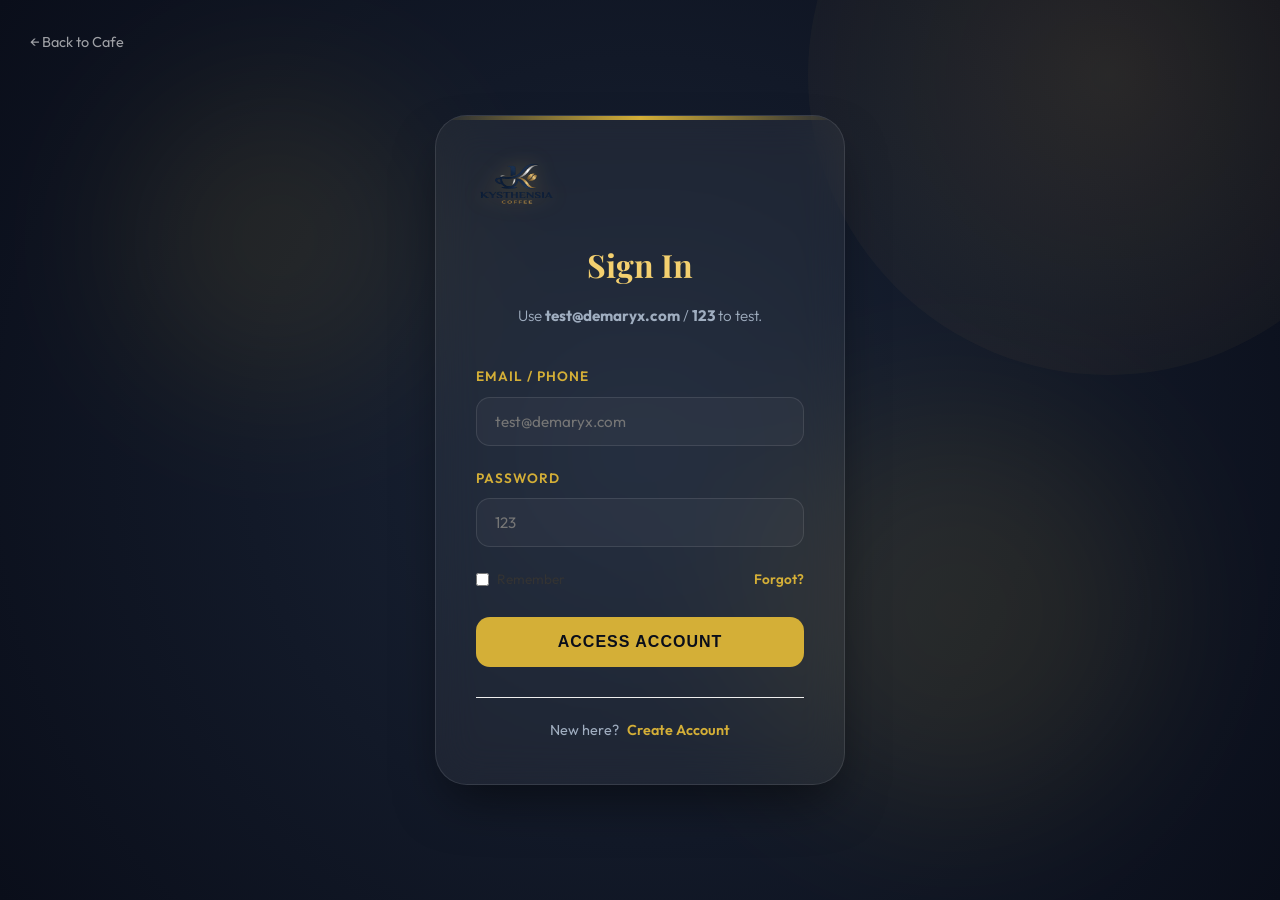
<file: auth.html>
<!DOCTYPE html>
<html lang="en">

<head>
  <meta charset="UTF-8">
  <meta name="viewport" content="width=device-width, initial-scale=1.0">
  <title>Auth | Kyesthensia Cafe</title>
  <link rel="stylesheet" href="styles.css">
  <link
    href="https://fonts.googleapis.com/css2?family=Playfair+Display:wght@600;700&family=Outfit:wght@300;400;600;700&display=swap"
    rel="stylesheet">
  <style>
    :root {
      --navy: #0a0e1a;
      --gold: #d4af37;
      --gold-light: #f4d06f;
      --glass: rgba(255, 255, 255, 0.05);
      --glass-border: rgba(255, 255, 255, 0.1);
    }

    body.auth-body {
      margin: 0;
      padding: 0;
      min-height: 100vh;
      background: radial-gradient(circle at center, #1a2436 0%, #0a0e1a 100%);
      display: flex;
      align-items: center;
      justify-content: center;
      font-family: 'Outfit', sans-serif;
      color: #fff;
      overflow-x: hidden;
    }

    .auth-bg-decor {
      position: absolute;
      width: 100%;
      height: 100%;
      overflow: hidden;
      z-index: -1;
    }

    .auth-bg-decor span {
      position: absolute;
      background: var(--gold);
      border-radius: 50%;
      filter: blur(80px);
      opacity: 0.1;
    }

    .auth-container {
      width: 100%;
      max-width: 450px;
      padding: 20px;
      animation: fadeInScale 0.8s cubic-bezier(0.16, 1, 0.3, 1);
    }

    @keyframes fadeInScale {
      from {
        opacity: 0;
        transform: scale(0.9) translateY(20px);
      }

      to {
        opacity: 1;
        transform: scale(1) translateY(0);
      }
    }

    .auth-card {
      background: var(--glass);
      backdrop-filter: blur(20px);
      border: 1px solid var(--glass-border);
      border-radius: 32px;
      padding: 40px;
      box-shadow: 0 25px 50px -12px rgba(0, 0, 0, 0.5);
      position: relative;
      overflow: hidden;
    }

    .auth-card::before {
      content: '';
      position: absolute;
      top: 0;
      left: 0;
      right: 0;
      height: 4px;
      background: linear-gradient(90deg, transparent, var(--gold), transparent);
    }

    .auth-header {
      text-align: center;
      margin-bottom: 35px;
    }

    .auth-logo {
      width: 80px;
      margin-bottom: 20px;
      filter: drop-shadow(0 0 10px rgba(212, 175, 55, 0.3));
    }

    .auth-header h1 {
      font-family: 'Playfair Display', serif;
      font-size: 2rem;
      margin-bottom: 8px;
      color: var(--gold-light);
    }

    .auth-header p {
      font-size: 0.95rem;
      color: #a0aec0;
      font-weight: 300;
    }

    .form-group {
      margin-bottom: 20px;
    }

    .form-group label {
      display: block;
      font-size: 0.85rem;
      text-transform: uppercase;
      letter-spacing: 1px;
      margin-bottom: 8px;
      color: var(--gold);
      font-weight: 600;
    }

    .form-group input,
    .form-group select {
      width: 100%;
      background: rgba(255, 255, 255, 0.03);
      border: 1px solid var(--glass-border);
      padding: 14px 18px;
      border-radius: 14px;
      color: #fff;
      font-family: inherit;
      font-size: 0.95rem;
      transition: all 0.3s;
      box-sizing: border-box;
    }

    .form-group input:focus {
      outline: none;
      border-color: var(--gold);
      background: rgba(255, 255, 255, 0.08);
      box-shadow: 0 0 0 4px rgba(212, 175, 55, 0.1);
    }

    .auth-actions {
      display: flex;
      justify-content: space-between;
      align-items: center;
      margin-bottom: 25px;
      font-size: 0.85rem;
    }

    .remember-me {
      display: flex;
      align-items: center;
      gap: 8px;
      cursor: pointer;
      color: #a0aec0;
    }

    .forgot-link {
      color: var(--gold);
      text-decoration: none;
      transition: color 0.3s;
    }

    .forgot-link:hover {
      color: var(--gold-light);
    }

    .btn-auth {
      background: var(--gold);
      color: var(--navy);
      border: none;
      width: 100%;
      padding: 16px;
      border-radius: 14px;
      font-weight: 700;
      font-size: 1rem;
      cursor: pointer;
      transition: all 0.3s cubic-bezier(0.4, 0, 0.2, 1);
      text-transform: uppercase;
      letter-spacing: 1px;
    }

    .btn-auth:hover {
      background: var(--gold-light);
      transform: translateY(-2px);
      box-shadow: 0 10px 20px rgba(212, 175, 55, 0.2);
    }

    .auth-footer {
      text-align: center;
      margin-top: 30px;
      font-size: 0.9rem;
      color: #a0aec0;
    }

    .auth-footer a {
      color: var(--gold);
      text-decoration: none;
      font-weight: 600;
      margin-left: 5px;
    }

    .hide {
      display: none !important;
    }

    /* OTP Inputs */
    .otp-container {
      display: flex;
      gap: 12px;
      justify-content: center;
      margin: 25px 0;
    }

    .otp-input {
      width: 50px !important;
      height: 60px;
      text-align: center;
      font-size: 1.5rem !important;
      font-weight: 700;
      border-radius: 12px !important;
    }

    .otp-message {
      text-align: center;
      font-size: 0.9rem;
      color: #a0aec0;
      line-height: 1.5;
    }

    .back-to-home {
      position: absolute;
      top: 30px;
      left: 30px;
      color: #fff;
      text-decoration: none;
      display: flex;
      align-items: center;
      gap: 8px;
      font-size: 0.9rem;
      opacity: 0.6;
      transition: opacity 0.3s;
    }

    .back-to-home:hover {
      opacity: 1;
    }
  </style>
</head>

<body class="auth-body">
  <div class="auth-bg-decor">
    <span style="top: 10%; left: 10%; width: 300px; height: 300px;"></span>
    <span style="bottom: 10%; right: 10%; width: 400px; height: 400px;"></span>
  </div>

  <a href="index.html" class="back-to-home">← Back to Cafe</a>

  <div class="auth-container">
    <div class="auth-card">
      <div class="auth-header">
        <a href="index.html">
          <img src="images/logo2.png" alt="Kyesthensia Logo" class="auth-logo">
        </a>
        <h1 id="authTitle">Sign In</h1>
        <p id="authSubtitle">Use <strong>test@demaryx.com</strong> / <strong>123</strong> to test.</p>
      </div>

      <!-- Login Form -->
      <form id="loginForm" class="auth-form">
        <div class="form-group">
          <label for="loginEmail">Email / Phone</label>
          <input type="text" id="loginEmail" placeholder="test@demaryx.com" required>
        </div>
        <div class="form-group">
          <label for="loginPassword">Password</label>
          <input type="password" id="loginPassword" placeholder="123" required>
        </div>
        <div class="auth-actions">
          <label class="remember-me">
            <input type="checkbox"> Remember
          </label>
          <a href="#" class="forgot-link">Forgot?</a>
        </div>
        <button type="submit" class="btn-auth">Access Account</button>
      </form>

      <!-- Register Form -->
      <form id="registerForm" class="auth-form hide">
        <div id="registerStep1">
          <div class="form-group">
            <label for="regName">Your Name</label>
            <input type="text" id="regName" placeholder="Full Name" required>
          </div>
          <div class="form-group">
            <label for="otpMethod">Verify Via</label>
            <select id="otpMethod">
              <option value="email">Email Address</option>
              <option value="whatsapp">WhatsApp Number</option>
            </select>
          </div>
          <div class="form-group">
            <label for="regContact" id="contactLabel">Email</label>
            <input type="text" id="regContact" placeholder="email@example.com" required>
          </div>
          <button type="button" id="sendOtpBtn" class="btn-auth">Get Security Code</button>
        </div>

        <div id="registerStep2" class="hide">
          <p class="otp-message" id="otpMsg">Enter the 4-digit security code.</p>
          <div class="otp-container">
            <input type="text" maxlength="1" class="otp-input" placeholder="•">
            <input type="text" maxlength="1" class="otp-input" placeholder="•">
            <input type="text" maxlength="1" class="otp-input" placeholder="•">
            <input type="text" maxlength="1" class="otp-input" placeholder="•">
          </div>
          <button type="submit" class="btn-auth">Verify & Join</button>
          <p class="auth-footer" style="margin-top: 15px;">Didn't get it? <a href="#" style="color: #fff;">Resend</a>
          </p>
        </div>
      </form>

      <div class="auth-footer">
        <p id="toggleText">New here? <a href="#" id="toggleAuth">Create Account</a></p>
      </div>
    </div>
  </div>

  <script>
    const loginForm = document.getElementById('loginForm');
    const registerForm = document.getElementById('registerForm');
    const registerStep1 = document.getElementById('registerStep1');
    const registerStep2 = document.getElementById('registerStep2');
    const otpMethod = document.getElementById('otpMethod');
    const contactLabel = document.getElementById('contactLabel');
    const regContact = document.getElementById('regContact');
    const sendOtpBtn = document.getElementById('sendOtpBtn');
    const otpMsg = document.getElementById('otpMsg');
    const toggleAuth = document.getElementById('toggleAuth');
    const authTitle = document.getElementById('authTitle');
    const authSubtitle = document.getElementById('authSubtitle');
    const toggleText = document.getElementById('toggleText');

    let isLogin = true;

    otpMethod.addEventListener('change', () => {
      if (otpMethod.value === 'email') {
        contactLabel.textContent = 'Email Address';
        regContact.placeholder = 'email@example.com';
        regContact.type = 'email';
      } else {
        contactLabel.textContent = 'WhatsApp Number';
        regContact.placeholder = '0300-1234567';
        regContact.type = 'tel';
      }
    });

    toggleAuth.addEventListener('click', (e) => {
      e.preventDefault();
      isLogin = !isLogin;

      if (isLogin) {
        loginForm.classList.remove('hide');
        registerForm.classList.add('hide');
        authTitle.textContent = 'Sign In';
        authSubtitle.textContent = 'Experience the finest coffee community.';
        toggleText.innerHTML = "New here? <a href='#' id='toggleAuth'>Create Account</a>";
      } else {
        loginForm.classList.add('hide');
        registerForm.classList.remove('hide');
        registerStep1.classList.remove('hide');
        registerStep2.classList.add('hide');
        authTitle.textContent = 'Join Us';
        authSubtitle.textContent = 'Create your premium cafe account.';
        toggleText.innerHTML = "Already a member? <a href='#' id='toggleAuth'>Sign In</a>";
      }

      document.getElementById('toggleAuth').addEventListener('click', (e) => {
        e.preventDefault();
        toggleAuth.click();
      });
    });

    sendOtpBtn.addEventListener('click', () => {
      const contact = regContact.value;
      if (!contact) {
        alert('Please enter your contact info.');
        return;
      }
      sendOtpBtn.textContent = 'Processing...';
      setTimeout(() => {
        registerStep1.classList.add('hide');
        registerStep2.classList.remove('hide');
        otpMsg.textContent = `Security code sent to ${contact}`;
        authSubtitle.textContent = 'Enter Security Code';

        // Simulation Alert for User Testing
        alert(`[SIMULATION] Your 4-digit code is: 1234\n(In a live site, this would be sent to your email/WhatsApp)`);
      }, 1000);
    });

    const inputs = document.querySelectorAll('.otp-input');
    inputs.forEach((input, index) => {
      input.addEventListener('input', () => {
        if (input.value && index < inputs.length - 1) {
          inputs[index + 1].focus();
        }
      });
    });

    registerForm.addEventListener('submit', (e) => {
      e.preventDefault();
      const btn = registerForm.querySelector('button[type="submit"]');
      btn.textContent = 'Authenticating...';
      setTimeout(() => {
        localStorage.setItem('isLoggedIn', 'true');
        window.location.href = 'index.html';
      }, 1500);
    });

    loginForm.addEventListener('submit', (e) => {
      e.preventDefault();
      const email = document.getElementById('loginEmail').value;
      const pass = document.getElementById('loginPassword').value;
      const btn = loginForm.querySelector('button');

      if (email === 'test@demaryx.com' && pass === '123') {
        btn.textContent = 'Authenticating...';
        setTimeout(() => {
          localStorage.setItem('isLoggedIn', 'true');
          window.location.href = 'index.html';
        }, 1000);
      } else {
        alert('Invalid credentials. Please use the test account: test@demaryx.com / 123');
      }
    });
  </script>
</body>

</html>
</file>
<file: styles.css>
:root {
  --bg: #0c1b33;
  /* Updated to Navy */
  --dark: #060d1a;
  --dark-soft: #0a1629;
  --light: #f4f7fa;
  --text-dark: #0a1d37;
  --muted: #6b7a8f;
  --accent: #c5a059;
  /* Updated to Gold */
  --accent-dark: #a6823e;
  --glow: #e6d5b8;
}

* {
  margin: 0;
  padding: 0;
  box-sizing: border-box;
}

html {
  scroll-behavior: smooth;
}

/* Custom Scrollbar */
::-webkit-scrollbar {
  width: 10px;
}

::-webkit-scrollbar-track {
  background: #060d1a;
}

::-webkit-scrollbar-thumb {
  background: var(--accent);
  border-radius: 5px;
  border: 3px solid #060d1a;
}

::-webkit-scrollbar-thumb:hover {
  background: var(--accent-dark);
}

body {
  font-family: "Inter", "Segoe UI", Arial, sans-serif;
  background: #060d1a;
  color: #fff;
  line-height: 1.8;
  position: relative;
  overflow-x: hidden;
}

/* Premium Grain Texture Overlay */
body::after {
  content: "";
  position: fixed;
  top: 0;
  left: 0;
  width: 100%;
  height: 100%;
  background: url("https://www.transparenttextures.com/patterns/carbon-fibre.png");
  opacity: 0.03;
  pointer-events: none;
  z-index: 9999;
}

body::before {
  content: "";
  position: fixed;
  inset: -25% -10% auto auto;
  width: 600px;
  height: 600px;
  border-radius: 50%;
  background: radial-gradient(circle, rgba(197, 160, 89, 0.15), rgba(12, 27, 51, 0));
  pointer-events: none;
  animation: glowFloat 15s ease-in-out infinite;
  z-index: 0;
}

main,
header,
footer,
.whatsapp-float,
.scroll-top {
  position: relative;
  z-index: 1;
}

img {
  max-width: 100%;
  display: block;
}

.preloader {
  position: fixed;
  inset: 0;
  z-index: 9999;
  background: radial-gradient(circle at 20% 10%, #1a2b4a 0%, #060d1a 52%, #03070d 100%);
  display: grid;
  place-items: center;
  transition: opacity 0.5s ease, visibility 0.5s ease;
}

.preloader.hide {
  opacity: 0;
  visibility: hidden;
}

.preloader-box {
  text-align: center;
  color: #ffe5d1;
}

.preloader-logo {
  width: 92px;
  height: 92px;
  border-radius: 50%;
  object-fit: cover;
  margin: 0 auto 12px;
  border: 2px solid rgba(255, 214, 180, 0.7);
  box-shadow: 0 0 24px rgba(255, 214, 180, 0.25);
}

.preloader-box p {
  font-family: "Playfair Display", Georgia, serif;
  letter-spacing: 0.5px;
  margin-bottom: 14px;
}

.preloader-ring {
  width: 44px;
  height: 44px;
  border-radius: 50%;
  display: inline-block;
  border: 3px solid rgba(255, 214, 180, 0.26);
  border-top-color: #ffd6b4;
  animation: spinLoader 0.9s linear infinite;
}

.container {
  width: min(1240px, 92%);
  margin: 0 auto;
}

.hero {
  background: url("https://images.unsplash.com/photo-1517686469429-8bdb88b9f907?auto=format&fit=crop&w=1400&q=80") center/cover no-repeat;
}

.hero-overlay {
  background: linear-gradient(110deg,
      rgba(0, 0, 0, 0.8),
      rgba(36, 20, 12, 0.76),
      rgba(0, 0, 0, 0.82));
  min-height: 100vh;
  display: flex;
  flex-direction: column;
  align-items: center;
  justify-content: center;
  text-align: center;
}

.navbar {
  position: fixed;
  top: 0;
  left: 0;
  width: 100%;
  z-index: 10000;
  transition: all 0.6s cubic-bezier(0.16, 1, 0.3, 1);
  background: transparent;
  pointer-events: auto;
}

.nav-content {
  display: flex;
  align-items: center;
  justify-content: space-between;
  padding: 24px 0;
  transition: all 0.4s ease;
}

.navbar.scrolled {
  background: rgba(6, 13, 26, 0.95);
  backdrop-filter: blur(25px);
  -webkit-backdrop-filter: blur(25px);
  border-bottom: 1px solid rgba(197, 160, 89, 0.15);
  box-shadow: 0 10px 40px rgba(0, 0, 0, 0.3);
}

.navbar.scrolled .nav-content {
  padding: 14px 0;
}

.menu-toggle {
  display: none;
  flex-direction: column;
  gap: 5px;
  cursor: pointer;
  z-index: 1001;
}

.menu-toggle span {
  width: 25px;
  height: 3px;
  background-color: var(--glow);
  border-radius: 3px;
  transition: 0.3s;
}

.menu-toggle.active span:nth-child(1) {
  transform: translateY(8px) rotate(45deg);
}

.menu-toggle.active span:nth-child(2) {
  opacity: 0;
}

.menu-toggle.active span:nth-child(3) {
  transform: translateY(-8px) rotate(-45deg);
}

.logo-link {
  display: block;
  padding: 8px;
  border-radius: 12px;
  background: rgba(255, 255, 255, 0.03);
  backdrop-filter: blur(8px);
  transition: all 0.3s ease;
  border: 1px solid rgba(255, 255, 255, 0.05);
}

.navbar.scrolled .logo-link {
  background: transparent;
  backdrop-filter: none;
  border-color: transparent;
}

.nav-logo {
  height: 60px;
  /* Increased size slightly */
  width: auto;
  object-fit: contain;
  filter: drop-shadow(0 0 8px rgba(197, 160, 89, 0.3));
  /* Added glow for visibility */
}

.nav-links {
  list-style: none;
  display: flex;
  flex-wrap: wrap;
  gap: 18px;
}

.nav-links a {
  color: #f0ddd0;
  text-decoration: none;
  font-size: 0.95rem;
  position: relative;
  transition: color 0.2s ease;
}

.nav-links a::after {
  content: "";
  position: absolute;
  left: 0;
  bottom: -4px;
  width: 100%;
  height: 2px;
  background: #e7b894;
  transform: scaleX(0);
  transform-origin: left;
  transition: transform 0.2s ease;
}

.nav-links a:hover {
  color: #fff3e8;
}

.nav-links a:hover::after {
  transform: scaleX(1);
}

.hero-content {
  max-width: 760px;
  margin: 0 auto;
  padding: 0 5%;
  margin-top: 60px;
  /* Offset for fixed navbar */
}

.tag {
  color: #f0c29d;
  text-transform: uppercase;
  letter-spacing: 1px;
  font-size: 0.9rem;
  font-weight: 700;
}

.hero-content h2 {
  font-family: "Playfair Display", Georgia, serif;
  font-size: clamp(2.5rem, 8vw, 4.5rem);
  line-height: 1.1;
  margin: 15px 0 20px;
  font-weight: 700;
  background: linear-gradient(to bottom, #fff, #c5a059);
  -webkit-background-clip: text;
  -webkit-text-fill-color: transparent;
}

.hero-content p {
  color: rgba(255, 255, 255, 0.8);
  margin-bottom: 35px;
  font-size: 1.25rem;
  max-width: 600px;
  letter-spacing: 0.3px;
}

.hero-actions {
  display: flex;
  justify-content: center;
  gap: 12px;
  flex-wrap: wrap;
}

.poster-slider {
  margin-top: 22px;
  position: relative;
  width: min(760px, 100%);
  height: 250px;
  border-radius: 12px;
  overflow: hidden;
  border: 1px solid rgba(255, 214, 180, 0.35);
  box-shadow: 0 14px 28px rgba(0, 0, 0, 0.34);
}

.poster-slide {
  position: absolute;
  inset: 0;
  opacity: 0;
  transform: scale(1.02);
  transition: opacity 0.5s ease, transform 0.8s ease;
}

.poster-slide.active {
  opacity: 1;
  transform: scale(1);
}

.poster-slide img {
  width: 100%;
  height: 100%;
  object-fit: cover;
}

.poster-caption {
  position: absolute;
  left: 12px;
  bottom: 12px;
  padding: 7px 10px;
  background: rgba(8, 8, 8, 0.62);
  border: 1px solid rgba(255, 214, 180, 0.35);
  border-radius: 7px;
  color: #fff2e8;
  font-weight: 600;
  font-size: 0.88rem;
}

.poster-dots {
  position: absolute;
  right: 12px;
  bottom: 12px;
  display: flex;
  gap: 6px;
  z-index: 2;
}

.poster-dots span {
  width: 8px;
  height: 8px;
  border-radius: 50%;
  background: rgba(255, 255, 255, 0.55);
}

.poster-dots span.active {
  background: var(--glow);
}

.btn {
  display: inline-block;
  border: none;
  text-decoration: none;
  background: linear-gradient(135deg, var(--accent) 0%, var(--accent-dark) 100%);
  color: #fff;
  padding: 14px 32px;
  border-radius: 50px;
  font-weight: 600;
  font-size: 0.95rem;
  cursor: pointer;
  transition: all 0.4s cubic-bezier(0.175, 0.885, 0.32, 1.275);
  box-shadow: 0 10px 30px rgba(197, 160, 89, 0.3);
  position: relative;
  overflow: hidden;
}

.btn::after {
  content: "";
  position: absolute;
  top: -50%;
  left: -50%;
  width: 200%;
  height: 200%;
  background: linear-gradient(rgba(255, 255, 255, 0), rgba(255, 255, 255, 0.2), rgba(255, 255, 255, 0));
  transform: rotate(45deg);
  transition: all 0.6s ease;
}

.btn:hover::after {
  left: 100%;
  top: 100%;
}

.btn:hover {
  transform: translateY(-4px) scale(1.05);
  box-shadow: 0 15px 40px rgba(197, 160, 89, 0.4);
}

.btn-outline {
  background: transparent;
  border: 1px solid var(--accent);
  color: var(--accent);
}

.btn-outline:hover {
  background: var(--accent);
  color: #fff;
}

.section {
  padding: 84px 0;
}

.light-section {
  background: linear-gradient(180deg, #fffdfb 0%, var(--light) 100%);
  color: var(--text-dark);
}

.dark-section {
  background: url("https://images.unsplash.com/photo-1459755486867-b55449bb39ff?auto=format&fit=crop&w=1400&q=80") center/cover no-repeat;
}

.dark-section .container {
  background: rgba(17, 17, 17, 0.88);
  border-radius: 14px;
  padding: 28px;
}

.center-title {
  font-family: "Playfair Display", Georgia, serif;
  text-align: center;
  font-size: clamp(1.8rem, 3vw, 2.4rem);
  margin-bottom: 28px;
}

.product-grid {
  display: grid;
  grid-template-columns: repeat(3, minmax(0, 1fr));
  gap: 14px;
}

.product-card {
  background: #fff;
  border-radius: 20px;
  overflow: hidden;
  border: 1px solid rgba(197, 160, 89, 0.1);
  transition: all 0.5s cubic-bezier(0.165, 0.84, 0.44, 1);
  box-shadow: 0 10px 30px rgba(0, 0, 0, 0.05);
  position: relative;
}

.product-card::before {
  content: "";
  position: absolute;
  inset: 0;
  border-radius: 20px;
  padding: 2px;
  background: linear-gradient(135deg, var(--accent), transparent);
  -webkit-mask: linear-gradient(#fff 0 0) content-box, linear-gradient(#fff 0 0);
  mask: linear-gradient(#fff 0 0) content-box, linear-gradient(#fff 0 0);
  -webkit-mask-composite: xor;
  mask-composite: exclude;
  opacity: 0;
  transition: opacity 0.5s ease;
}

.product-card:hover::before {
  opacity: 1;
}

.product-card:hover {
  transform: translateY(-10px);
  box-shadow: 0 30px 60px rgba(12, 27, 51, 0.15);
}

.product-card img {
  height: 240px;
  width: 100%;
  object-fit: cover;
  transition: transform 0.8s cubic-bezier(0.165, 0.84, 0.44, 1);
}

.product-card:hover img {
  transform: scale(1.05);
}

.product-meta {
  padding: 20px;
  background: #fff;
}

.product-meta h4 {
  color: var(--text-dark);
  font-family: "Playfair Display", serif;
  font-size: 1.2rem;
  margin-bottom: 10px;
  font-weight: 700;
}

.product-row {
  display: flex;
  align-items: center;
  justify-content: space-between;
}

.product-row span {
  color: var(--accent-dark);
  font-weight: 700;
  font-size: 1.1rem;
}

.product-link {
  display: block;
}

.details-btn {
  border: 1px solid var(--accent);
  background: transparent;
  color: var(--accent);
  border-radius: 20px;
  font-size: 0.85rem;
  padding: 8px 16px;
  cursor: pointer;
  text-decoration: none;
  font-weight: 600;
  transition: all 0.3s ease;
}

.details-btn:hover {
  background: var(--accent);
  color: #fff;
  box-shadow: 0 4px 15px rgba(197, 160, 89, 0.4);
}

.product-detail-wrap {
  max-width: 1000px;
}

.product-detail-card {
  margin-top: 20px;
  background: linear-gradient(180deg, #151313, #0f0f0f);
  border: 1px solid #37271f;
  border-radius: 14px;
  overflow: hidden;
  display: grid;
  grid-template-columns: 1fr 1fr;
}

.product-detail-card img {
  width: 100%;
  height: 100%;
  min-height: 360px;
  object-fit: cover;
}

.product-detail-content {
  padding: 26px;
}

.product-detail-content h1 {
  font-family: "Playfair Display", Georgia, serif;
  margin-bottom: 8px;
}

.detail-price {
  color: #f3ceb1;
  font-size: 1.2rem;
  font-weight: 700;
  margin-bottom: 12px;
}

.detail-points {
  margin-top: 14px;
  margin-left: 20px;
}

.detail-points li {
  color: #d4bca9;
  margin-bottom: 8px;
}

/* Enhanced Offer Banner */
.offer-banner {
  background: radial-gradient(circle at center, #1a2436 0%, #0a0e1a 100%);
  padding: 100px 0;
  position: relative;
  overflow: hidden;
}

.offer-card {
  max-width: 800px;
  margin: 0 auto;
  text-align: center;
  background: rgba(255, 255, 255, 0.03);
  backdrop-filter: blur(20px);
  border: 1px solid rgba(255, 255, 255, 0.1);
  border-radius: 40px;
  padding: 60px 40px;
  position: relative;
  box-shadow: 0 40px 100px rgba(0, 0, 0, 0.5);
}

.offer-badge {
  display: inline-block;
  background: var(--accent);
  color: #fff;
  padding: 6px 16px;
  border-radius: 999px;
  font-size: 0.8rem;
  font-weight: 700;
  text-transform: uppercase;
  letter-spacing: 2px;
  margin-bottom: 20px;
}

.offer-card h2 {
  font-size: clamp(3.5rem, 8vw, 6rem);
  font-family: "Playfair Display", serif;
  color: #fff;
  line-height: 1;
  margin-bottom: 10px;
  background: linear-gradient(to right, #fff, var(--accent));
  -webkit-background-clip: text;
  -webkit-text-fill-color: transparent;
}

.offer-card h3 {
  font-size: 1.8rem;
  color: #fff;
  font-family: "Playfair Display", serif;
  margin-bottom: 20px;
}

.offer-card p {
  color: rgba(255, 255, 255, 0.7);
  font-size: 1.1rem;
  max-width: 500px;
  margin: 0 auto 40px;
}

.offer-cta-wrap {
  display: flex;
  flex-direction: column;
  align-items: center;
  gap: 15px;
}

.btn-gold {
  background: var(--accent);
  color: #fff;
  padding: 18px 40px;
  border-radius: 12px;
  font-weight: 700;
  font-size: 1.1rem;
  text-decoration: none;
  transition: all 0.3s;
}

.btn-gold:hover {
  background: #fff;
  color: #000;
  transform: translateY(-3px);
}

.offer-code {
  font-size: 0.9rem;
  color: rgba(255, 255, 255, 0.5);
}

.offer-code strong {
  color: var(--accent);
}

.quick-making {
  background: #060d1a;
  position: relative;
  overflow: hidden;
}

.quick-making::before {
  content: "";
  position: absolute;
  top: 0;
  right: 0;
  width: 40%;
  height: 100%;
  background: radial-gradient(circle at 100% 50%, rgba(197, 160, 89, 0.05), transparent);
  pointer-events: none;
}

.quick-making-wrap {
  display: grid;
  grid-template-columns: 1fr 1.1fr;
  gap: 60px;
  align-items: center;
}

.center-title.left {
  text-align: left;
  color: var(--glow);
  margin-bottom: 14px;
}

.quick-text {
  color: rgba(255, 255, 255, 0.7);
  margin-bottom: 30px;
  font-size: 1.1rem;
}

.quick-steps {
  list-style: none;
  counter-reset: steps;
}

.quick-steps li {
  position: relative;
  padding-left: 50px;
  margin-bottom: 25px;
  color: #fff;
  font-weight: 500;
}

.quick-steps li::before {
  counter-increment: steps;
  content: counter(steps);
  position: absolute;
  left: 0;
  top: 50%;
  transform: translateY(-50%);
  width: 32px;
  height: 32px;
  background: var(--accent);
  color: #fff;
  border-radius: 50%;
  display: grid;
  place-items: center;
  font-size: 0.9rem;
  font-weight: 700;
  box-shadow: 0 5px 15px rgba(197, 160, 89, 0.3);
}

.quick-video-box {
  border: 1px solid #3a281f;
  border-radius: 12px;
  overflow: hidden;
  box-shadow: 0 14px 28px rgba(0, 0, 0, 0.3);
  background: #0f0f0f;
}

.quick-video-box video {
  width: 100%;
  display: block;
  min-height: 280px;
  object-fit: cover;
}

.category-tabs {
  display: flex;
  justify-content: center;
  flex-wrap: wrap;
  gap: 12px;
  margin: -8px 0 24px;
}

.category-tabs span {
  border: 1px solid #e1d4c8;
  padding: 6px 12px;
  border-radius: 999px;
  font-size: 0.85rem;
  color: #56453a;
  cursor: pointer;
  transition: all 0.3s ease;
}

.category-tabs span:hover,
.category-tabs span.active {
  background: var(--accent);
  color: #fff;
  border-color: var(--accent);
}

.gallery-grid {
  display: grid;
  grid-template-columns: repeat(3, minmax(0, 1fr));
  gap: 20px;
}

.gallery-item {
  position: relative;
  overflow: hidden;
  border-radius: 20px;
  height: 300px;
}

.gallery-grid img {
  width: 100%;
  height: 100%;
  object-fit: cover;
  transition: all 0.6s cubic-bezier(0.165, 0.84, 0.44, 1);
  filter: grayscale(20%);
}

.gallery-item.hide {
  display: none !important;
}

.gallery-overlay {
  position: absolute;
  inset: 0;
  background: rgba(12, 27, 51, 0.7);
  backdrop-filter: blur(4px);
  display: flex;
  align-items: center;
  justify-content: center;
  opacity: 0;
  transition: opacity 0.4s ease;
}

.gallery-item:hover .gallery-overlay {
  opacity: 1;
}

.gallery-item:hover img {
  transform: scale(1.1);
  filter: grayscale(0%);
}

.order-btn {
  background: var(--accent);
  color: #fff;
  padding: 12px 24px;
  border-radius: 50px;
  text-decoration: none;
  font-weight: 700;
  font-size: 0.9rem;
  transform: translateY(20px);
  transition: all 0.4s cubic-bezier(0.175, 0.885, 0.32, 1.275);
}

.gallery-item:hover .order-btn {
  transform: translateY(0);
}

.order-btn:hover {
  background: var(--accent-dark);
  box-shadow: 0 10px 20px rgba(0, 0, 0, 0.3);
}

.contact-wrap {
  display: grid;
  grid-template-columns: 1.3fr 1fr;
  gap: 18px;
}

.contact-wrap h3 {
  font-family: "Playfair Display", Georgia, serif;
  font-size: 2rem;
  margin-bottom: 8px;
}

.reveal {
  opacity: 0;
  transform: translateY(18px);
  transition: opacity 0.55s ease, transform 0.55s ease;
}

.reveal.show {
  opacity: 1;
  transform: translateY(0);
}

.contact-wrap p {
  color: #e5d8ce;
}

.about-highlight p+p {
  margin-top: 8px;
}

.site-footer {
  background: #03070d;
  color: rgba(255, 255, 255, 0.6);
  border-top: 1px solid rgba(197, 160, 89, 0.1);
  margin-top: 100px;
}

.footer-grid {
  display: grid;
  grid-template-columns: 2fr 1fr 1fr 1fr;
  gap: 50px;
  padding: 80px 0;
}

.site-footer h4 {
  font-family: "Playfair Display", Georgia, serif;
  color: #fff;
  font-size: 1.5rem;
  margin-bottom: 25px;
  position: relative;
}

.site-footer h4::after {
  content: "";
  position: absolute;
  left: 0;
  bottom: -10px;
  width: 30px;
  height: 2px;
  background: var(--accent);
}

.site-footer p,
.site-footer li,
.site-footer a {
  color: rgba(255, 255, 255, 0.6);
  font-size: 1rem;
  text-decoration: none;
  transition: color 0.3s ease;
}

.site-footer a:hover {
  color: var(--accent);
}

.footer-bottom {
  border-top: 1px solid rgba(255, 255, 255, 0.05);
  padding: 30px 0;
  text-align: center;
}

.footer-bottom p:last-child {
  margin-top: 10px;
  font-size: 0.85rem;
  color: var(--accent);
  text-transform: uppercase;
  letter-spacing: 2px;
  font-weight: 700;
}

.whatsapp-float {
  position: fixed;
  left: 18px;
  bottom: 20px;
  z-index: 999;
}

.fab {
  width: 48px;
  height: 48px;
  border-radius: 50%;
  display: grid;
  place-items: center;
  border: none;
  cursor: pointer;
  text-decoration: none;
  box-shadow: 0 10px 24px rgba(0, 0, 0, 0.3);
  transition: transform 0.25s ease, opacity 0.25s ease;
}

.fab:hover {
  transform: translateY(-3px);
}

.whatsapp-float {
  background: #25d366;
  color: #052910;
  border: 1px solid #1fb95a;
  animation: softPulse 2s ease-in-out infinite;
}

.whatsapp-float svg {
  width: 24px;
  height: 24px;
  fill: #ffffff;
}

.scroll-top {
  position: fixed;
  right: 18px;
  bottom: 20px;
  z-index: 999;
  background: #111111;
  color: #f4ddca;
  border: 1px solid #3b2f28;
  font-size: 1.2rem;
  opacity: 0;
  pointer-events: none;
  transform: translateY(10px);
}

.scroll-top.show {
  opacity: 1;
  pointer-events: auto;
  transform: translateY(0);
  animation: bounceIn 0.35s ease;
}

@keyframes bounceIn {
  0% {
    transform: scale(0.8) translateY(10px);
  }

  60% {
    transform: scale(1.06) translateY(-2px);
  }

  100% {
    transform: scale(1) translateY(0);
  }
}

@keyframes glowFloat {

  0%,
  100% {
    transform: translate(0, 0);
  }

  50% {
    transform: translate(-20px, 18px);
  }
}

@keyframes softPulse {

  0%,
  100% {
    box-shadow: 0 10px 24px rgba(0, 0, 0, 0.3);
  }

  50% {
    box-shadow: 0 0 0 6px rgba(37, 211, 102, 0.16), 0 10px 24px rgba(0, 0, 0, 0.3);
  }
}

@keyframes shineMove {
  0% {
    transform: translateX(-10%);
  }

  50% {
    transform: translateX(10%);
  }

  100% {
    transform: translateX(-10%);
  }
}

@keyframes spinLoader {
  to {
    transform: rotate(360deg);
  }
}

@media (max-width: 900px) {

  .product-grid,
  .gallery-grid,
  .contact-wrap,
  .quick-making-wrap {
    grid-template-columns: repeat(2, minmax(0, 1fr));
  }

  .footer-grid {
    grid-template-columns: repeat(2, minmax(0, 1fr));
  }
}

@media (max-width: 640px) {
  .product-grid {
    display: flex;
    overflow-x: auto;
    padding: 20px 0;
    gap: 15px;
    scroll-snap-type: x mandatory;
    scrollbar-width: none;
  }

  .product-grid::after {
    content: "";
    flex: 0 0 5%;
  }

  .product-card {
    flex: 0 0 260px;
    scroll-snap-align: center;
  }

  .navbar {
    padding: 14px 5%;
  }

  .menu-toggle {
    display: flex;
  }

  .nav-links {
    position: absolute;
    top: 100%;
    left: 0;
    width: 100%;
    background: rgba(15, 10, 8, 0.98);
    backdrop-filter: blur(15px);
    -webkit-backdrop-filter: blur(15px);
    flex-direction: column;
    align-items: center;
    padding: 30px 0;
    gap: 24px;
    clip-path: circle(0% at 50% -20%);
    transition: all 0.4s ease-out;
    border-bottom: 1px solid rgba(255, 214, 180, 0.1);
    box-shadow: 0 10px 20px rgba(0, 0, 0, 0.5);
  }

  .nav-links.open {
    clip-path: circle(150% at 50% -20%);
  }

  .nav-links a {
    font-size: 1.1rem;
    font-weight: 500;
  }

  .hero-actions .btn {
    width: 100%;
    text-align: center;
  }

  .poster-slider {
    height: 190px;
  }

  .product-detail-card {
    grid-template-columns: 1fr;
  }

  .product-grid,
  .gallery-grid,
  .contact-wrap,
  .footer-grid,
  .quick-making-wrap {
    grid-template-columns: 1fr;
  }

  .section {
    padding: 56px 0;
  }

  .whatsapp-float {
    left: 12px;
    bottom: 14px;
  }

  .scroll-top {
    right: 20px;
    bottom: 20px;
    width: 44px;
    height: 44px;
    font-size: 0.6rem;
  }

  .fab {
    width: 44px;
    height: 44px;
  }
}

/* Popup Modal Styles */
.popup-modal {
  position: fixed;
  inset: 0;
  background: rgba(0, 0, 0, 0.85);
  z-index: 20000;
  display: flex;
  align-items: center;
  justify-content: center;
  opacity: 0;
  visibility: hidden;
  transition: opacity 0.4s ease, visibility 0.4s ease;
  backdrop-filter: blur(5px);
}

.popup-modal.show {
  opacity: 1;
  visibility: visible;
}

.popup-content {
  position: relative;
  width: 90%;
  max-width: 500px;
  background: linear-gradient(145deg, #1f1511 0%, #110b08 100%);
  border-radius: 16px;
  padding: 24px;
  border: 1px solid #3d2a20;
  box-shadow: 0 25px 50px rgba(0, 0, 0, 0.7), 0 0 0 1px rgba(255, 214, 180, 0.1) inset;
  transform: scale(0.95);
  transition: transform 0.4s cubic-bezier(0.175, 0.885, 0.32, 1.275);
}

.popup-modal.show .popup-content {
  transform: scale(1);
}

.popup-header {
  text-align: center;
  margin-bottom: 20px;
}

.popup-header h2 {
  font-family: "Playfair Display", Georgia, serif;
  font-size: 1.8rem;
  color: var(--glow);
  margin-bottom: 6px;
  letter-spacing: 0.5px;
}

.popup-header p {
  color: #d4bca9;
  font-size: 0.95rem;
}

.close-popup {
  position: absolute;
  top: 20px;
  right: 20px;
  width: 40px;
  height: 40px;
  background: #fff;
  color: #000;
  border: none;
  border-radius: 50%;
  font-size: 24px;
  line-height: 1;
  cursor: pointer;
  z-index: 100;
  display: flex;
  align-items: center;
  justify-content: center;
  box-shadow: 0 4px 15px rgba(0, 0, 0, 0.2);
  transition: all 0.3s cubic-bezier(0.4, 0, 0.2, 1);
}

.close-popup:hover {
  background: #000;
  color: #fff;
  transform: rotate(90deg) scale(1.1);
}

.popup-modal .poster-slider {
  margin-top: 0;
  width: 100%;
  height: 280px;
  border-radius: 12px;
  border: none;
  box-shadow: 0 8px 24px rgba(0, 0, 0, 0.5);
}

/* Order Modal v2 (Based on reference image) */
.order-popup-v2 {
  max-width: 900px;
  width: 95%;
  padding: 0;
  background: #fff;
  color: #333;
  overflow: hidden;
  border-radius: 24px;
}

.order-main-wrap {
  display: grid;
  grid-template-columns: 1fr 1.2fr;
  max-height: 80vh;
  overflow-y: auto;
}

.order-image-side {
  background: #f8f8f8;
  display: flex;
  align-items: center;
  justify-content: center;
  padding: 40px;
}

.order-image-side img {
  width: 100%;
  max-width: 350px;
  height: auto;
  object-fit: contain;
}

.order-content-side {
  padding: 40px;
  text-align: left;
}

.order-header h2 {
  font-size: 2rem;
  margin-bottom: 8px;
  color: #000;
}

.order-price {
  margin-bottom: 20px;
  display: flex;
  gap: 12px;
  align-items: center;
}

.old-price {
  text-decoration: line-through;
  color: #888;
  font-size: 1.1rem;
}

.new-price {
  color: #000;
  font-weight: 700;
  font-size: 1.4rem;
}

.order-desc {
  color: #666;
  line-height: 1.6;
  margin-bottom: 30px;
  font-size: 0.95rem;
}

.selection-header {
  background: #f1f1f1;
  padding: 12px 20px;
  border-radius: 12px;
  display: flex;
  justify-content: space-between;
  align-items: center;
  font-weight: 700;
  margin: 20px 0;
}

.tag-required {
  background: #ffd700;
  color: #000;
  font-size: 0.7rem;
  padding: 4px 8px;
  border-radius: 6px;
  text-transform: uppercase;
}

.option-group {
  margin-bottom: 20px;
}

.option-item {
  padding: 12px 0;
  border-bottom: 1px solid #eee;
}

.option-item label {
  display: flex;
  align-items: center;
  justify-content: space-between;
  cursor: pointer;
  width: 100%;
}

.option-label {
  flex-grow: 1;
  margin-left: 12px;
  font-weight: 500;
}

.option-price {
  color: #666;
  font-size: 0.9rem;
}

.option-item input[type="radio"] {
  width: 20px;
  height: 20px;
  accent-color: #000;
}

/* Bottom Bar */
.order-footer {
  padding: 20px 40px;
  border-top: 1px solid #eee;
  display: flex;
  align-items: center;
  justify-content: space-between;
  background: #fff;
}

.quantity-control {
  display: flex;
  align-items: center;
  gap: 20px;
  background: #f1f1f1;
  padding: 8px 16px;
  border-radius: 12px;
}

.qty-btn {
  background: #ccc;
  border: none;
  width: 32px;
  height: 32px;
  border-radius: 8px;
  font-size: 1.2rem;
  font-weight: 700;
  cursor: pointer;
  display: flex;
  align-items: center;
  justify-content: center;
}

.qty-btn:hover {
  background: #bbb;
}

#qtyDisplay {
  font-weight: 700;
  font-size: 1.2rem;
  min-width: 20px;
  text-align: center;
}

.add-to-cart-btn {
  background: #000;
  color: #fff;
  border: none;
  padding: 16px 30px;
  border-radius: 12px;
  display: flex;
  justify-content: space-between;
  align-items: center;
  gap: 40px;
  font-weight: 700;
  font-size: 1.1rem;
  cursor: pointer;
  transition: transform 0.2s;
}

.add-to-cart-btn:hover {
  transform: scale(1.02);
}

.total-price {
  opacity: 0.8;
}

/* Cart Icon in Nav */
.cart-trigger {
  position: relative;
  cursor: pointer;
  margin-left: 15px;
}

.cart-count {
  position: absolute;
  top: -8px;
  right: -8px;
  background: var(--accent);
  color: #fff;
  font-size: 0.7rem;
  width: 18px;
  height: 18px;
  border-radius: 50%;
  display: grid;
  place-items: center;
  font-weight: 700;
}

.scroll-top {
  position: fixed;
  bottom: 40px;
  right: 40px;
  width: 56px;
  height: 56px;
  background: var(--accent);
  color: #fff;
  border-radius: 50%;
  display: flex;
  align-items: center;
  justify-content: center;
  text-decoration: none;
  font-size: 0.75rem;
  font-weight: 900;
  text-transform: uppercase;
  letter-spacing: 1.5px;
  z-index: 9999;
  opacity: 0;
  visibility: hidden;
  transition: all 0.5s cubic-bezier(0.23, 1, 0.32, 1);
  box-shadow: 0 15px 35px rgba(0,0,0,0.3);
  border: 1px solid rgba(255,255,255,0.15);
  transform: translateY(20px);
}

.scroll-top::after {
  content: "TOP";
}

.scroll-top.show {
  opacity: 1;
  visibility: visible;
  transform: translateY(0);
}

.scroll-top:hover {
  background: #fff;
  color: var(--accent);
  transform: translateY(-8px);
  box-shadow: 0 20px 40px rgba(0,0,0,0.4);
}

@media (max-width: 768px) {
  .order-main-wrap {
    grid-template-columns: 1fr;
  }

  .order-image-side {
    padding: 20px;
  }

  .order-content-side {
    padding: 20px;
  }

  .order-footer {
    padding: 15px 20px;
    flex-direction: column;
    gap: 15px;
  }

  .add-to-cart-btn {
    width: 100%;
  }
}

/* Auth Page Styles */
.auth-body {
  background: #060d1a;
  min-height: 100vh;
  display: flex;
  align-items: center;
  justify-content: center;
  padding: 20px;
}

.auth-container {
  width: 100%;
  max-width: 400px;
}

.auth-card {
  background: #fff;
  padding: 40px;
  border-radius: 24px;
  text-align: center;
  box-shadow: 0 20px 60px rgba(0, 0, 0, 0.4);
}

.auth-logo {
  height: 60px;
  margin-bottom: 24px;
}

.auth-header h1 {
  font-size: 1.8rem;
  color: #000;
  margin-bottom: 8px;
}

.auth-header p {
  color: #666;
  font-size: 0.9rem;
  margin-bottom: 30px;
}

.auth-form .form-group {
  text-align: left;
}

.auth-form label {
  color: #333;
}

.auth-form input {
  background: #f8f8f8;
  border: 1px solid #ddd;
  color: #000;
}

.auth-actions {
  display: flex;
  justify-content: space-between;
  align-items: center;
  margin-bottom: 24px;
  font-size: 0.85rem;
}

.remember-me {
  color: #666;
  display: flex;
  align-items: center;
  gap: 6px;
}

.forgot-link {
  color: var(--accent);
  text-decoration: none;
  font-weight: 600;
}

.otp-container {
  display: flex;
  gap: 12px;
  justify-content: center;
  margin: 24px 0;
}

.otp-input {
  width: 50px;
  height: 60px;
  text-align: center;
  font-size: 1.5rem;
  font-weight: 700;
  border: 2px solid #ddd;
  border-radius: 12px;
  background: #f8f8f8;
  transition: all 0.3s ease;
}

.otp-input:focus {
  border-color: #000;
  background: #fff;
  outline: none;
}

.resend-otp {
  margin-top: 20px;
  font-size: 0.9rem;
  color: #666;
}

.resend-otp a {
  color: #000;
  font-weight: 700;
  text-decoration: none;
}

.auth-footer {
  margin-top: 30px;
  padding-top: 20px;
  border-top: 1px solid #eee;
  font-size: 0.9rem;
}

.auth-footer a {
  color: var(--accent);
  font-weight: 700;
  text-decoration: none;
}

.hide {
  display: none !important;
}

.btn-full {
  display: block;
  width: 100%;
  text-align: center;
  padding: 14px;
  font-size: 1.1rem;
  letter-spacing: 0.5px;
  border-radius: 8px;
  background: linear-gradient(135deg, var(--accent) 0%, #b8622b 100%);
  animation: pulseButton 2s infinite;
}

/* Deals Scroller (App-like) */
.deals-scroller {
  display: flex;
  gap: 20px;
  overflow-x: auto;
  padding: 20px 20px 40px;
  scroll-behavior: smooth;
  scrollbar-width: none;
  -webkit-overflow-scrolling: touch;
}

.deals-scroller::-webkit-scrollbar {
  display: none;
}

.deal-card {
  flex: 0 0 320px;
  background: #fff;
  border-radius: 24px;
  overflow: hidden;
  box-shadow: 0 10px 30px rgba(0, 0, 0, 0.05);
  border: 1px solid rgba(0, 0, 0, 0.05);
  transition: all 0.4s cubic-bezier(0.165, 0.84, 0.44, 1);
  display: flex;
  flex-direction: column;
}

.deal-card:hover {
  transform: translateY(-8px);
  border-color: var(--accent);
  box-shadow: 0 20px 40px rgba(197, 160, 89, 0.15);
}

.deal-card img {
  width: 100%;
  height: 180px;
  object-fit: cover;
}

.deal-info {
  padding: 20px;
}

.deal-info h4 {
  color: var(--text-dark);
  font-family: "Playfair Display", serif;
  font-size: 1.2rem;
  margin-bottom: 5px;
}

.deal-info p {
  color: var(--muted);
  font-size: 0.9rem;
  margin-bottom: 15px;
}

.deal-tag {
  display: inline-block;
  background: var(--accent);
  color: #fff;
  padding: 4px 12px;
  border-radius: 20px;
  font-size: 0.75rem;
  font-weight: 700;
  text-transform: uppercase;
}

@keyframes pulseButton {
  0% {
    box-shadow: 0 0 0 0 rgba(208, 122, 60, 0.4);
  }

  70% {
    box-shadow: 0 0 0 10px rgba(208, 122, 60, 0);
  }

  100% {
    box-shadow: 0 0 0 0 rgba(208, 122, 60, 0);
  }
}

/* Auth Popup Styles */
.auth-popup {
  max-width: 450px;
  background: #fff;
  color: #333;
  padding: 40px;
  border-radius: 32px;
}

.auth-header-mini {
  text-align: center;
  margin-bottom: 30px;
}

.auth-header-mini h2 {
  font-family: "Playfair Display", serif;
  font-size: 1.8rem;
  margin-bottom: 8px;
}

.auth-header-mini p {
  font-size: 0.9rem;
  color: #666;
}

.auth-form-mini .form-group {
  margin-bottom: 18px;
}

.auth-form-mini label {
  display: block;
  font-size: 0.8rem;
  font-weight: 700;
  text-transform: uppercase;
  letter-spacing: 1px;
  margin-bottom: 6px;
  color: #888;
}

.auth-form-mini input {
  width: 100%;
  padding: 12px 16px;
  background: #f8f8f8;
  border: 1px solid #eee;
  border-radius: 12px;
  font-family: inherit;
  font-size: 0.95rem;
}

.auth-footer-mini {
  text-align: center;
  margin-top: 25px;
  font-size: 0.9rem;
  color: #888;
}

.auth-footer-mini a {
  color: var(--accent);
  text-decoration: none;
  font-weight: 700;
}

.otp-container-mini {
  display: flex;
  gap: 10px;
  justify-content: center;
  margin: 20px 0;
}

.otp-input-mini {
  width: 45px !important;
  height: 55px;
  text-align: center;
  font-size: 1.2rem !important;
  font-weight: 700;
}

.otp-msg-mini {
  text-align: center;
  font-size: 0.85rem;
  color: #666;
}

/* Deals Scroller Padding Fix */
.deals-scroller::after {
  content: "";
  flex: 0 0 40px; /* Extra space at the end */
}

.auth-select {
  width: 100%;
  padding: 14px;
  background: #f8f8f8;
  border: 1px solid #ddd;
  border-radius: 12px;
  color: #000;
  margin-bottom: 20px;
  font-family: inherit;
  font-size: 0.95rem;
  cursor: pointer;
}

.auth-select:focus {
  outline: none;
  border-color: var(--accent);
  box-shadow: 0 0 0 3px rgba(197, 160, 89, 0.1);
}

/* New Arrival Section (v3) */
.new-arrival-banner {
  background: #f7ca8c;
  padding: 60px 20px;
  border-radius: 40px;
  text-align: center;
  margin-bottom: 40px;
  position: relative;
  overflow: hidden;
  box-shadow: inset 0 0 100px rgba(0,0,0,0.05);
}

.banner-content {
  display: flex;
  align-items: center;
  justify-content: center;
  gap: 30px;
}

.banner-content h2 {
  font-family: 'Inter', sans-serif;
  font-weight: 900;
  font-size: 6rem;
  color: #000;
  letter-spacing: -3px;
  margin: 0;
  line-height: 1;
}

.banner-icon {
  width: 100px;
  height: 100px;
  color: #000;
}

.horizontal-product-grid {
  display: grid;
  grid-template-columns: 1fr 1fr;
  gap: 30px;
  padding: 20px 0 60px;
}

.h-product-card {
  background: #fff;
  border-radius: 24px;
  display: flex;
  align-items: center;
  padding: 24px;
  gap: 24px;
  box-shadow: 0 10px 30px rgba(0,0,0,0.05);
  transition: transform 0.3s ease;
  border: 1px solid rgba(0,0,0,0.03);
}

.h-product-card:hover {
  transform: translateY(-5px);
  box-shadow: 0 20px 40px rgba(0,0,0,0.1);
}

.h-card-img {
  flex: 0 0 120px;
  height: 120px;
  border-radius: 16px;
  overflow: hidden;
  background: #f8f8f8;
}

.h-card-img img {
  width: 100%;
  height: 100%;
  object-fit: cover;
}

.h-card-info {
  text-align: left;
}

.h-card-info h4 {
  font-size: 1.4rem;
  color: #000;
  margin-bottom: 8px;
  font-weight: 800;
  line-height: 1.2;
}

.h-card-info p {
  font-size: 0.95rem;
  color: #666;
  margin-bottom: 15px;
  line-height: 1.4;
}

.h-card-price-btn {
  background: #000;
  color: #fff;
  border: none;
  padding: 10px 24px;
  border-radius: 10px;
  font-weight: 800;
  font-size: 1rem;
  cursor: pointer;
  transition: background 0.3s;
}

.h-card-price-btn:hover {
  background: #333;
}

@media (max-width: 992px) {
  .banner-content h2 {
    font-size: 4rem;
  }
  .horizontal-product-grid {
    grid-template-columns: 1fr;
  }
}

@media (max-width: 768px) {
  .new-arrival-banner {
    padding: 40px 10px;
    border-radius: 24px;
  }
  .banner-content {
    flex-direction: column;
    gap: 10px;
  }
  .banner-content h2 {
    font-size: 2.5rem;
  }
  .banner-icon {
    width: 60px;
    height: 60px;
  }
  .h-product-card {
    flex-direction: row;
    padding: 15px;
    gap: 15px;
  }
  .h-card-img {
    flex: 0 0 80px;
    height: 80px;
  }
  .h-card-info h4 {
    font-size: 1.1rem;
  }
}

/* Coupon Section */
.coupon-section {
  margin-top: 25px;
  padding: 15px;
  background: #f8f8f8;
  border-radius: 16px;
  border: 1px dashed #ccc;
}

.coupon-input-wrap {
  display: flex;
  gap: 10px;
  margin-top: 10px;
}

.coupon-input-wrap input {
  flex-grow: 1;
  padding: 12px 16px;
  border: 1px solid #ddd;
  border-radius: 12px;
  font-size: 0.9rem;
  background: #fff;
  transition: all 0.3s;
}

.coupon-input-wrap input:focus {
  outline: none;
  border-color: #000;
}

.coupon-input-wrap button {
  background: #000;
  color: #fff;
  border: none;
  padding: 0 20px;
  border-radius: 12px;
  font-weight: 700;
  cursor: pointer;
  transition: all 0.3s;
}

.coupon-input-wrap button:hover {
  background: #333;
}

.coupon-msg {
  font-size: 0.8rem;
  margin-top: 8px;
  font-weight: 600;
  display: block;
}

.coupon-msg.success { color: #2e7d32; }
.coupon-msg.error { color: #d32f2f; }

/* Professional About Us Redesign */
.about-section {
  background: url("https://images.unsplash.com/photo-1495474472287-4d71bcdd2085?auto=format&fit=crop&w=1920&q=80") center/cover no-repeat fixed;
  padding: 120px 0;
  position: relative;
  color: #fff;
}

.about-section::before {
  content: "";
  position: absolute;
  inset: 0;
  background: rgba(12, 27, 51, 0.85); /* Deep Navy Overlay */
  backdrop-filter: blur(8px);
}

.about-glass-card {
  position: relative;
  background: rgba(255, 255, 255, 0.03);
  backdrop-filter: blur(20px);
  border: 1px solid rgba(255, 255, 255, 0.1);
  border-radius: 40px;
  padding: 60px;
  box-shadow: 0 40px 100px rgba(0, 0, 0, 0.5);
  max-width: 1000px;
  margin: 0 auto;
}

.about-branding {
  text-align: center;
  margin-bottom: 50px;
  max-width: 700px;
  margin-inline: auto;
}

.serif-title {
  font-family: "Playfair Display", serif;
  font-size: clamp(2.5rem, 5vw, 3.5rem);
  color: #fff;
  margin-bottom: 20px;
  background: linear-gradient(to right, #fff, var(--accent));
  -webkit-background-clip: text;
  -webkit-text-fill-color: transparent;
}

.about-lead {
  color: rgba(255, 255, 255, 0.7);
  font-size: 1.2rem;
  line-height: 1.6;
}

.about-details-grid {
  display: grid;
  grid-template-columns: repeat(auto-fit, minmax(200px, 1fr));
  gap: 30px;
}

.detail-item {
  display: flex;
  align-items: center;
  gap: 20px;
  background: rgba(255, 255, 255, 0.05);
  padding: 25px;
  border-radius: 24px;
  transition: all 0.3s;
  border: 1px solid rgba(255, 255, 255, 0.05);
}

.detail-item:hover {
  background: rgba(255, 255, 255, 0.1);
  transform: translateY(-5px);
  border-color: var(--accent);
}

.detail-icon-wrap {
  width: 50px;
  height: 50px;
  background: var(--accent);
  border-radius: 15px;
  display: grid;
  place-items: center;
  color: #fff;
  flex-shrink: 0;
  box-shadow: 0 10px 20px rgba(197, 160, 89, 0.3);
}

.detail-item strong {
  display: block;
  color: #fff;
  font-size: 1.1rem;
  margin-bottom: 4px;
}

.detail-item p {
  color: rgba(255, 255, 255, 0.6);
  font-size: 0.9rem;
  margin: 0;
}

/* Footer Section */
.footer {
  background: #0a0e1a;
  color: #fff;
  padding: 80px 0 0;
}

.footer-grid {
  display: grid;
  grid-template-columns: 2fr 1fr 1.5fr;
  gap: 60px;
  padding-bottom: 60px;
}

.footer-logo {
  height: 70px;
  margin-bottom: 25px;
}

.footer-brand p {
  color: rgba(255, 255, 255, 0.6);
  line-height: 1.8;
  margin-bottom: 25px;
}

.social-links {
  display: flex;
  gap: 15px;
}

.social-links a {
  width: 40px;
  height: 40px;
  background: rgba(255, 255, 255, 0.05);
  display: grid;
  place-items: center;
  border-radius: 12px;
  color: #fff;
  text-decoration: none;
  font-size: 0.8rem;
  font-weight: 700;
  transition: all 0.3s;
}

.social-links a:hover {
  background: var(--accent);
  transform: translateY(-3px);
}

.footer h4 {
  font-family: "Playfair Display", serif;
  font-size: 1.4rem;
  margin-bottom: 25px;
}

.footer-links ul {
  list-style: none;
}

.footer-links li {
  margin-bottom: 12px;
}

.footer-links a {
  color: rgba(255, 255, 255, 0.6);
  text-decoration: none;
  transition: color 0.3s;
}

.footer-links a:hover {
  color: var(--accent);
}

.footer-contact p {
  color: rgba(255, 255, 255, 0.6);
  margin-bottom: 12px;
}

.footer-bottom {
  border-top: 1px solid rgba(255, 255, 255, 0.05);
  padding: 30px 0;
  text-align: center;
  font-size: 0.9rem;
  color: rgba(255, 255, 255, 0.4);
}
</file>
